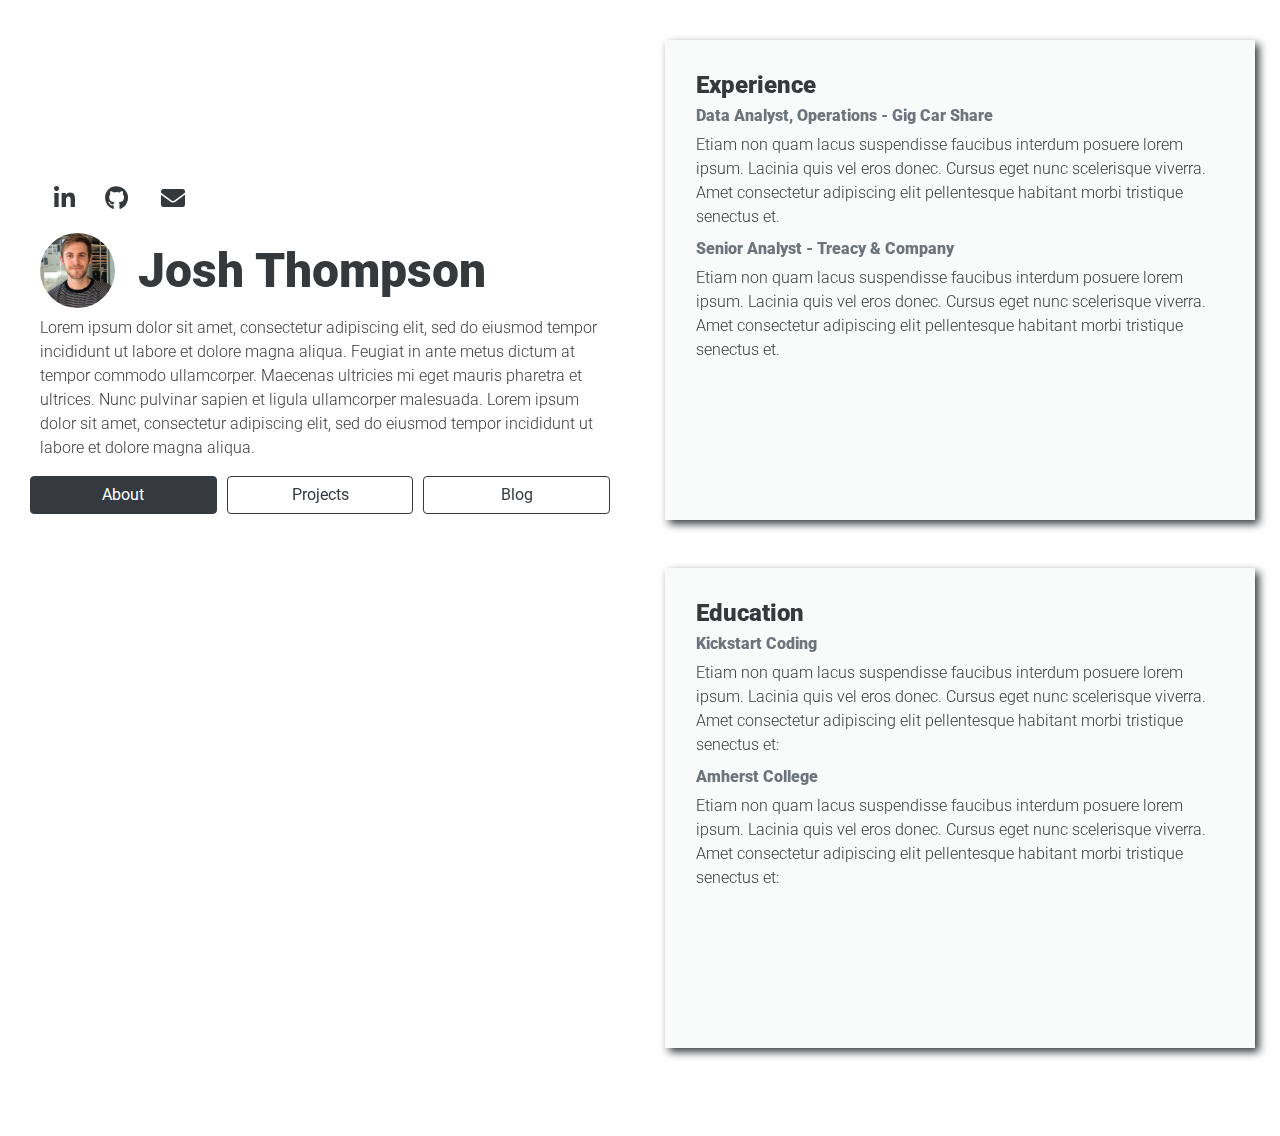
<file: index.html>
<!DOCTYPE html>
<html lang="en">

<head>
    <meta charset="utf-8"/>
    <meta name="viewport" content="width=device-width, initial-scale=1"/>

    <title>
        Josh Thompson
    </title>

    <!-- bootstrap CSS -->
    <link rel="stylesheet" href="https://stackpath.bootstrapcdn.com/bootstrap/4.3.1/css/bootstrap.min.css" integrity="sha384-ggOyR0iXCbMQv3Xipma34MD+dH/1fQ784/j6cY/iJTQUOhcWr7x9JvoRxT2MZw1T" crossorigin="anonymous">

    <!-- fonts -->
    <link href="https://fonts.googleapis.com/css?family=Roboto:300,900&display=swap" rel="stylesheet">
    <link href="fonts/fontawesome-free/css/all.min.css" rel="stylesheet">

    <!-- custom css -->
    <link href="./about.css" rel="stylesheet">

</head> 

<body>
    <div class="container-fluid">
        <div class="row">
            <!-- added align-self-center or my-auto -->
            <div class="left-block col-md-6"> 
                <div class="row">
                    <div class="col">
                        <div class="icons">
                            <a href="https://www.linkedin.com/in/joshuapthompson/" target="_blank">
                                <i class="fab fa-linkedin-in"></i>
                            </a>
                            <a href="https://github.com/josh-p-thompson" target="_blank">
                                <i class="fab fa-github"></i>
                            </a>
                            <a href="mailto:jpthompson93@gmail.com" target="_blank">
                                <i class="fas fa-envelope"></i>
                            </a>
                        </div>
                    </div>
                </div>
                <div class="row">
                    <div class="col-2 align-self-center">
                        <img class="headshot img-profile rounded-circle mx-auto mb-2" src="./images/headshot.jpeg" >
                    </div>
                    <div class="col align-self-center">     
                        <h1 class='name-title'>
                            Josh Thompson
                        </h1>
                    </div>
                </div>
                <div class='row'>
                    <div class='col'>
                        <p>
                            Lorem ipsum dolor sit amet, consectetur adipiscing elit, sed do eiusmod tempor incididunt ut labore et dolore magna aliqua. Feugiat in ante metus dictum at tempor commodo ullamcorper. Maecenas ultricies mi eget mauris pharetra et ultrices. Nunc pulvinar sapien et ligula ullamcorper malesuada. Lorem ipsum dolor sit amet, consectetur adipiscing elit, sed do eiusmod tempor incididunt ut labore et dolore magna aliqua.
                        </p>                        
                    </div>
                </div>
                <div class="row">
                    <div class="padding-0 col">
                        <a role="button" class="btn btn-outline-dark active btn-block" href="#" aria-pressed="true">About</a>
                    </div>
                    <div class="padding-0 col">
                        <a role="button" class="btn btn-outline-dark btn-block" href="./projects.html">Projects</a>
                    </div>
                    <div class="padding-0 col">
                        <a role="button" class="btn btn-outline-dark btn-block" href="./blog.html">Blog</a>
                    </div>
                </div>
            </div>
            <!-- added offset offset-md-6-->
            <div class="right-block col-md-6 offset-md-6">
                <div class="row">
                    <div class="about-card card">
                        <h4 class="card-title">
                            Experience
                        </h4>
                        <h6 class="card-subtitle mb-2 text-muted">
                            Data Analyst, Operations - Gig Car Share
                        </h6>
                        <p>
                            Etiam non quam lacus suspendisse faucibus interdum posuere lorem ipsum. Lacinia quis vel eros donec. Cursus eget nunc scelerisque viverra. Amet consectetur adipiscing elit pellentesque habitant morbi tristique senectus et.
                        </p>
                        <h6 class="card-subtitle mb-2 text-muted">
                            Senior Analyst - Treacy & Company
                        </h6>
                        <p>
                            Etiam non quam lacus suspendisse faucibus interdum posuere lorem ipsum. Lacinia quis vel eros donec. Cursus eget nunc scelerisque viverra. Amet consectetur adipiscing elit pellentesque habitant morbi tristique senectus et.
                        </p>
                    </div>
                </div>
                <div class="row">
                    <div class="about-card card">
                        <h4 class="card-title">
                            Education
                        </h4>
                        <h6 class="card-subtitle mb-2 text-muted">
                            Kickstart Coding
                        </h6>
                        <p>
                            Etiam non quam lacus suspendisse faucibus interdum posuere lorem ipsum. Lacinia quis vel eros donec. Cursus eget nunc scelerisque viverra. Amet consectetur adipiscing elit pellentesque habitant morbi tristique senectus et: 
                        </p>
                        <h6 class="card-subtitle mb-2 text-muted">
                                Amherst College
                            </h6>
                        <p>
                            Etiam non quam lacus suspendisse faucibus interdum posuere lorem ipsum. Lacinia quis vel eros donec. Cursus eget nunc scelerisque viverra. Amet consectetur adipiscing elit pellentesque habitant morbi tristique senectus et: 
                        </p>

                    </div>
                </div>
                
            </div>
        </div>
    </div> 

    <!-- Optional JavaScript -->
    <!-- jQuery first, then Popper.js, then Bootstrap JS -->
    <script src="https://code.jquery.com/jquery-3.3.1.slim.min.js" integrity="sha384-q8i/X+965DzO0rT7abK41JStQIAqVgRVzpbzo5smXKp4YfRvH+8abtTE1Pi6jizo" crossorigin="anonymous"></script>
    <script src="https://cdnjs.cloudflare.com/ajax/libs/popper.js/1.14.7/umd/popper.min.js" integrity="sha384-UO2eT0CpHqdSJQ6hJty5KVphtPhzWj9WO1clHTMGa3JDZwrnQq4sF86dIHNDz0W1" crossorigin="anonymous"></script>
    <script src="https://stackpath.bootstrapcdn.com/bootstrap/4.3.1/js/bootstrap.min.js" integrity="sha384-JjSmVgyd0p3pXB1rRibZUAYoIIy6OrQ6VrjIEaFf/nJGzIxFDsf4x0xIM+B07jRM" crossorigin="anonymous"></script>
</body>
</html>
</file>
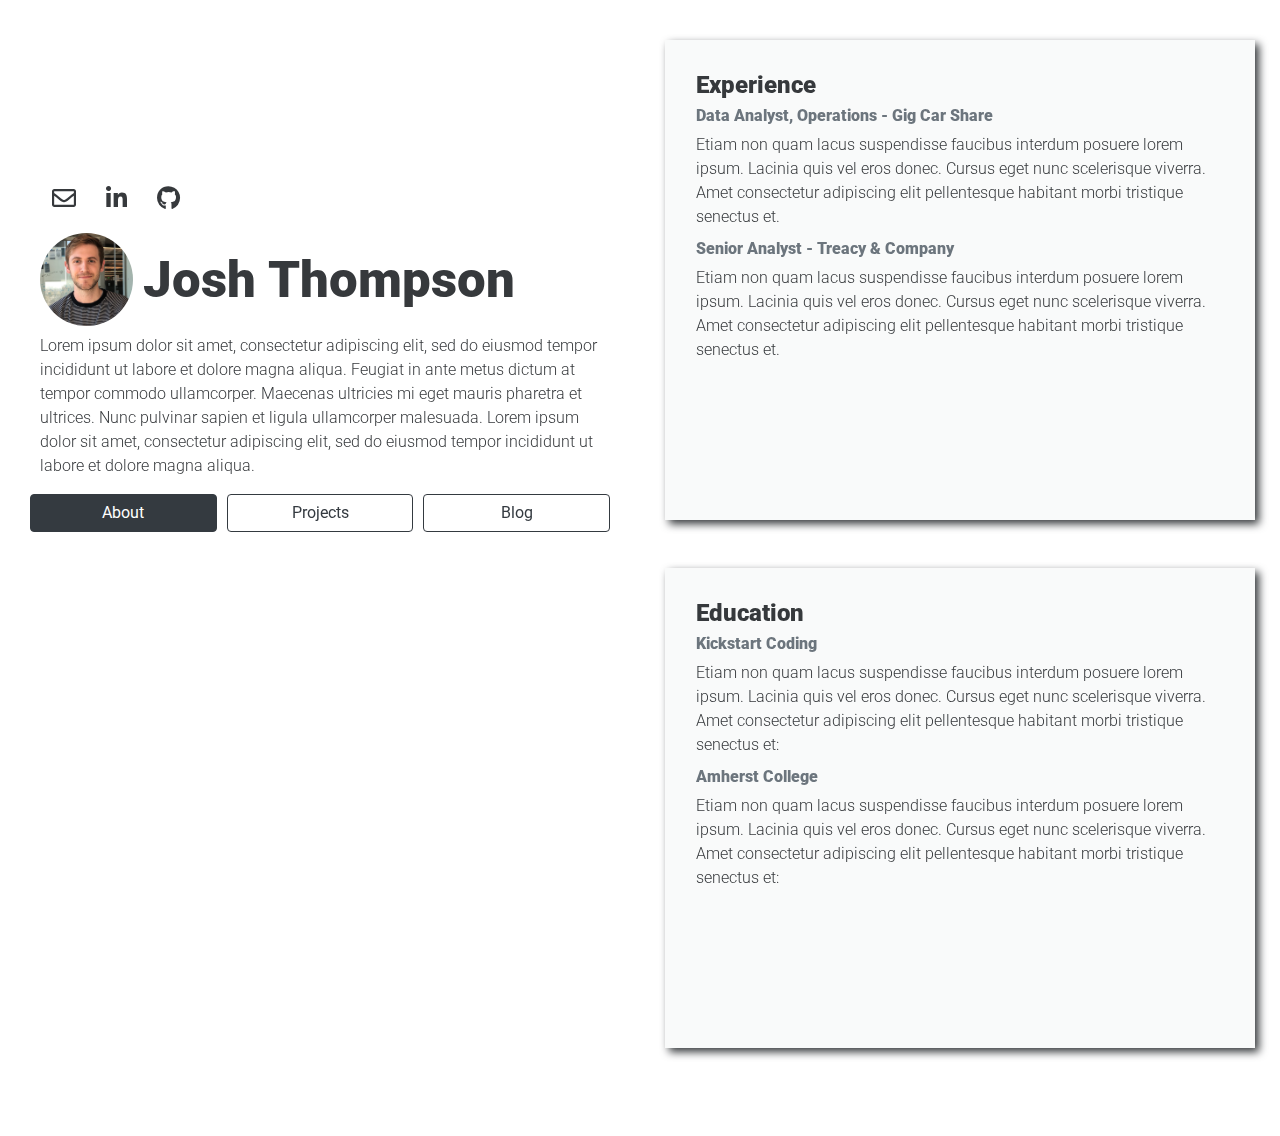
<file: docs/index.html>
<!DOCTYPE html>
<html lang="en">

<head>
    <meta charset="utf-8"/>
    <meta name="viewport" content="width=device-width, initial-scale=1"/>

    <title>
        Josh Thompson - About Me
    </title>

    <!-- bootstrap CSS -->
    <link rel="stylesheet" href="https://stackpath.bootstrapcdn.com/bootstrap/4.3.1/css/bootstrap.min.css" integrity="sha384-ggOyR0iXCbMQv3Xipma34MD+dH/1fQ784/j6cY/iJTQUOhcWr7x9JvoRxT2MZw1T" crossorigin="anonymous">

    <!-- fonts -->
    <link href="https://fonts.googleapis.com/css?family=Roboto:300,900&display=swap" rel="stylesheet">
    <link href="./fonts/fontawesome-free/css/all.min.css" rel="stylesheet">

    <!-- custom css -->
    <link href="./css/about.css" rel="stylesheet">

</head> 

<body>
    <div class="container-fluid">
        <div class="row">
            <!-- added align-self-center or my-auto -->
            <div class="left-block col-lg-6"> 
                <div class="row">
                    <div class="col">
                        <div class="icons">
                            <a href="mailto:hire.me.josh.p.thompson@gmail.com" target="_blank">
                                <i class="far fa-envelope"></i>
                            </a>
                            <a href="https://www.linkedin.com/in/joshuapthompson/" target="_blank">
                                <i class="fab fa-linkedin-in"></i>
                            </a>
                            <a href="https://github.com/josh-p-thompson" target="_blank">
                                <i class="fab fa-github"></i>
                            </a>
                        </div>
                    </div>
                </div>
                <div class="row no-gutters">
                    <div class="col-2 align-self-center">
                        <img class="headshot img-fluid rounded-circle mx-auto mb-2" src="./images/headshot.jpeg" >
                    </div>
                    <div class="col align-self-center">     
                        <h1 class='name-title'>
                            Josh Thompson
                        </h1>
                    </div>
                </div>
                <div class='row'>
                    <div class='col'>
                        <p>
                            Lorem ipsum dolor sit amet, consectetur adipiscing elit, sed do eiusmod tempor incididunt ut labore et dolore magna aliqua. Feugiat in ante metus dictum at tempor commodo ullamcorper. Maecenas ultricies mi eget mauris pharetra et ultrices. Nunc pulvinar sapien et ligula ullamcorper malesuada. Lorem ipsum dolor sit amet, consectetur adipiscing elit, sed do eiusmod tempor incididunt ut labore et dolore magna aliqua.
                        </p>                        
                    </div>
                </div>
                <div class="row">
                    <div class="button-padding col">
                        <a role="button" class="btn btn-outline-dark active btn-block" href="./index.html" >About</a>
                    </div>
                    <div class="button-padding col">
                        <a role="button" class="btn btn-outline-dark None btn-block" href="./projects.html" >Projects</a>
                    </div>
                    <div class="button-padding col">
                        <a role="button" class="btn btn-outline-dark None btn-block" href="./blog.html">Blog</a>
                    </div>
                </div>
            </div>
            <!-- added offset offset-md-6-->
            <div class="right-block col-lg-6 offset-lg-6">
                                <div class="row">
                    <div class="about-card card w-100">
                        <h4 class="card-title">
                            Experience
                        </h4>
                        <h6 class="card-subtitle mb-2 text-muted">
                            Data Analyst, Operations - Gig Car Share
                        </h6>
                        <p>
                            Etiam non quam lacus suspendisse faucibus interdum posuere lorem ipsum. Lacinia quis vel eros donec. Cursus eget nunc scelerisque viverra. Amet consectetur adipiscing elit pellentesque habitant morbi tristique senectus et.
                        </p>
                        <h6 class="card-subtitle mb-2 text-muted">
                            Senior Analyst - Treacy & Company
                        </h6>
                        <p>
                            Etiam non quam lacus suspendisse faucibus interdum posuere lorem ipsum. Lacinia quis vel eros donec. Cursus eget nunc scelerisque viverra. Amet consectetur adipiscing elit pellentesque habitant morbi tristique senectus et.
                        </p>
                    </div>
                </div>
                <div class="row">
                    <div class="about-card card w-100">
                        <h4 class="card-title">
                            Education
                        </h4>
                        <h6 class="card-subtitle mb-2 text-muted">
                            Kickstart Coding
                        </h6>
                        <p>
                            Etiam non quam lacus suspendisse faucibus interdum posuere lorem ipsum. Lacinia quis vel eros donec. Cursus eget nunc scelerisque viverra. Amet consectetur adipiscing elit pellentesque habitant morbi tristique senectus et: 
                        </p>
                        <h6 class="card-subtitle mb-2 text-muted">
                                Amherst College
                            </h6>
                        <p>
                            Etiam non quam lacus suspendisse faucibus interdum posuere lorem ipsum. Lacinia quis vel eros donec. Cursus eget nunc scelerisque viverra. Amet consectetur adipiscing elit pellentesque habitant morbi tristique senectus et: 
                        </p>

                    </div>
                </div>

            </div>
        </div>
    </div>
    <!-- Optional JavaScript -->
    <!-- jQuery first, then Popper.js, then Bootstrap JS -->
    <script src="https://code.jquery.com/jquery-3.3.1.slim.min.js" integrity="sha384-q8i/X+965DzO0rT7abK41JStQIAqVgRVzpbzo5smXKp4YfRvH+8abtTE1Pi6jizo" crossorigin="anonymous"></script>
    <script src="https://cdnjs.cloudflare.com/ajax/libs/popper.js/1.14.7/umd/popper.min.js" integrity="sha384-UO2eT0CpHqdSJQ6hJty5KVphtPhzWj9WO1clHTMGa3JDZwrnQq4sF86dIHNDz0W1" crossorigin="anonymous"></script>
    <script src="https://stackpath.bootstrapcdn.com/bootstrap/4.3.1/js/bootstrap.min.js" integrity="sha384-JjSmVgyd0p3pXB1rRibZUAYoIIy6OrQ6VrjIEaFf/nJGzIxFDsf4x0xIM+B07jRM" crossorigin="anonymous"></script>
</body>
</html>
</file>
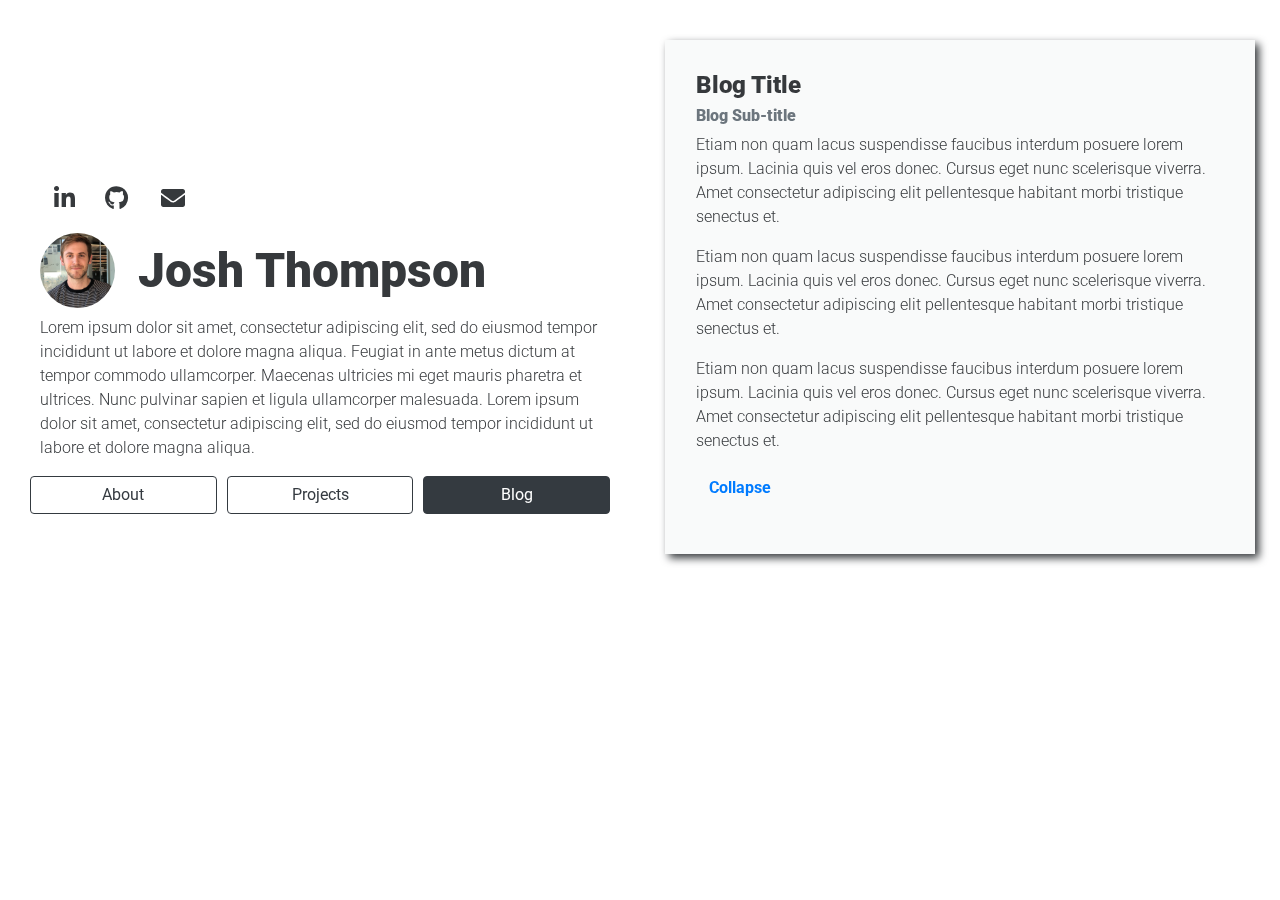
<file: blog.html>
<!-- flex box to vertically align to center; CSS tricks blog; keep position the same; but vh-100 -->


<!DOCTYPE html>
<html lang="en">

<head>
    <meta charset="utf-8"/>
    <meta name="viewport" content="width=device-width, initial-scale=1"/>

    <title>
        Josh Thompson
    </title>

    <!-- bootstrap CSS -->
    <link rel="stylesheet" href="https://stackpath.bootstrapcdn.com/bootstrap/4.3.1/css/bootstrap.min.css" integrity="sha384-ggOyR0iXCbMQv3Xipma34MD+dH/1fQ784/j6cY/iJTQUOhcWr7x9JvoRxT2MZw1T" crossorigin="anonymous">

    <!-- fonts -->
    <link href="https://fonts.googleapis.com/css?family=Roboto:300,900&display=swap" rel="stylesheet">
    <link href="fonts/fontawesome-free/css/all.min.css" rel="stylesheet">

    <!-- custom css -->
    <link href="./about.css" rel="stylesheet">

</head> 

<body>
    <div class="container-fluid">
        <div class="row">
            <!-- added align-self-center or my-auto -->
            <div class="left-block col-md-6"> 
                <div class="row">
                    <div class="col">
                        <div class="icons">
                            <a href="https://www.linkedin.com/in/joshuapthompson/" target="_blank">
                                <i class="fab fa-linkedin-in"></i>
                            </a>
                            <a href="https://github.com/josh-p-thompson" target="_blank">
                                <i class="fab fa-github"></i>
                            </a>
                            <a href="mailto:jpthompson93@gmail.com" target="_blank">
                                <i class="fas fa-envelope"></i>
                            </a>
                        </div>
                    </div>
                </div>
                <div class="row">
                    <div class="col-2 align-self-center">
                        <img class="headshot img-profile rounded-circle mx-auto mb-2" src="./images/headshot.jpeg" >
                    </div>
                    <div class="col align-self-center">     
                        <h1 class='name-title'>
                            Josh Thompson
                        </h1>
                    </div>
                </div>
                <div class='row'>
                    <div class='col'>
                        <p>
                            Lorem ipsum dolor sit amet, consectetur adipiscing elit, sed do eiusmod tempor incididunt ut labore et dolore magna aliqua. Feugiat in ante metus dictum at tempor commodo ullamcorper. Maecenas ultricies mi eget mauris pharetra et ultrices. Nunc pulvinar sapien et ligula ullamcorper malesuada. Lorem ipsum dolor sit amet, consectetur adipiscing elit, sed do eiusmod tempor incididunt ut labore et dolore magna aliqua.
                        </p>                        
                    </div>
                </div>
                <div class="row">
                    <div class="padding-0 col">
                        <a role="button" class="btn btn-outline-dark btn-block" href="./index.html" >About</a>
                    </div>
                    <div class="padding-0 col">
                        <a role="button" class="btn btn-outline-dark btn-block" href="./projects.html" >Projects</a>
                    </div>
                    <div class="padding-0 col">
                        <a role="button" class="btn btn-outline-dark active btn-block" href="#" aria-pressed="true" >Blog</a>
                    </div>
                </div>
            </div>
            <!-- added offset offset-md-6-->
            <div class="right-block col-md-6 offset-md-6">
                <div class="row">
                    <div class="blog-card card">
                        <h4 class="card-title">
                            Blog Title
                        </h4>
                        <h6 class="card-subtitle mb-2 text-muted">
                            Blog Sub-title
                        </h6>
                        <p>
                            Etiam non quam lacus suspendisse faucibus interdum posuere lorem ipsum. Lacinia quis vel eros donec. Cursus eget nunc scelerisque viverra. Amet consectetur adipiscing elit pellentesque habitant morbi tristique senectus et.
                        </p>
                        <p>
                            Etiam non quam lacus suspendisse faucibus interdum posuere lorem ipsum. Lacinia quis vel eros donec. Cursus eget nunc scelerisque viverra. Amet consectetur adipiscing elit pellentesque habitant morbi tristique senectus et.
                        </p>
                        <p>
                            Etiam non quam lacus suspendisse faucibus interdum posuere lorem ipsum. Lacinia quis vel eros donec. Cursus eget nunc scelerisque viverra. Amet consectetur adipiscing elit pellentesque habitant morbi tristique senectus et.
                        </p>
                        <div class="collapse" id="collapseExample">
                            <p class="collapsed-content">
                                Anim pariatur cliche reprehenderit, enim eiusmod high life accusamus terry richardson ad squid. Nihil anim keffiyeh helvetica, craft beer labore wes anderson cred nesciunt sapiente ea proident.
                            </p>
                            <p class="collapsed-content">
                                Anim pariatur cliche reprehenderit, enim eiusmod high life accusamus terry richardson ad squid. Nihil anim keffiyeh helvetica, craft beer labore wes anderson cred nesciunt sapiente ea proident.
                            </p>
                            <p class="collapsed-content">
                                Anim pariatur cliche reprehenderit, enim eiusmod high life accusamus terry richardson ad squid. Nihil anim keffiyeh helvetica, craft beer labore wes anderson cred nesciunt sapiente ea proident.
                            </p>
                            <p class="collapsed-content">
                                Anim pariatur cliche reprehenderit, enim eiusmod high life accusamus terry richardson ad squid. Nihil anim keffiyeh helvetica, craft beer labore wes anderson cred nesciunt sapiente ea proident.
                            </p>
                            <p class="collapsed-content">
                                Anim pariatur cliche reprehenderit, enim eiusmod high life accusamus terry richardson ad squid. Nihil anim keffiyeh helvetica, craft beer labore wes anderson cred nesciunt sapiente ea proident.
                            </p>
                        </div>
                        <p class='keep-reading-btn'>
                            <button class="btn btn-link" type="button" data-toggle="collapse" data-target="#collapseExample" aria-expanded="False" aria-controls="collapseExample">
                                <span>Keep Reading</span><b>Collapse</b>
                            </button>
                        </p>
                    </div>
                </div>
            </div>
        </div>
    </div> 

    <!-- Optional JavaScript -->
    <!-- jQuery first, then Popper.js, then Bootstrap JS -->
    <script src="https://code.jquery.com/jquery-3.3.1.slim.min.js" integrity="sha384-q8i/X+965DzO0rT7abK41JStQIAqVgRVzpbzo5smXKp4YfRvH+8abtTE1Pi6jizo" crossorigin="anonymous"></script>
    <script src="https://cdnjs.cloudflare.com/ajax/libs/popper.js/1.14.7/umd/popper.min.js" integrity="sha384-UO2eT0CpHqdSJQ6hJty5KVphtPhzWj9WO1clHTMGa3JDZwrnQq4sF86dIHNDz0W1" crossorigin="anonymous"></script>
    <script src="https://stackpath.bootstrapcdn.com/bootstrap/4.3.1/js/bootstrap.min.js" integrity="sha384-JjSmVgyd0p3pXB1rRibZUAYoIIy6OrQ6VrjIEaFf/nJGzIxFDsf4x0xIM+B07jRM" crossorigin="anonymous"></script>
</body>
</html>
</file>
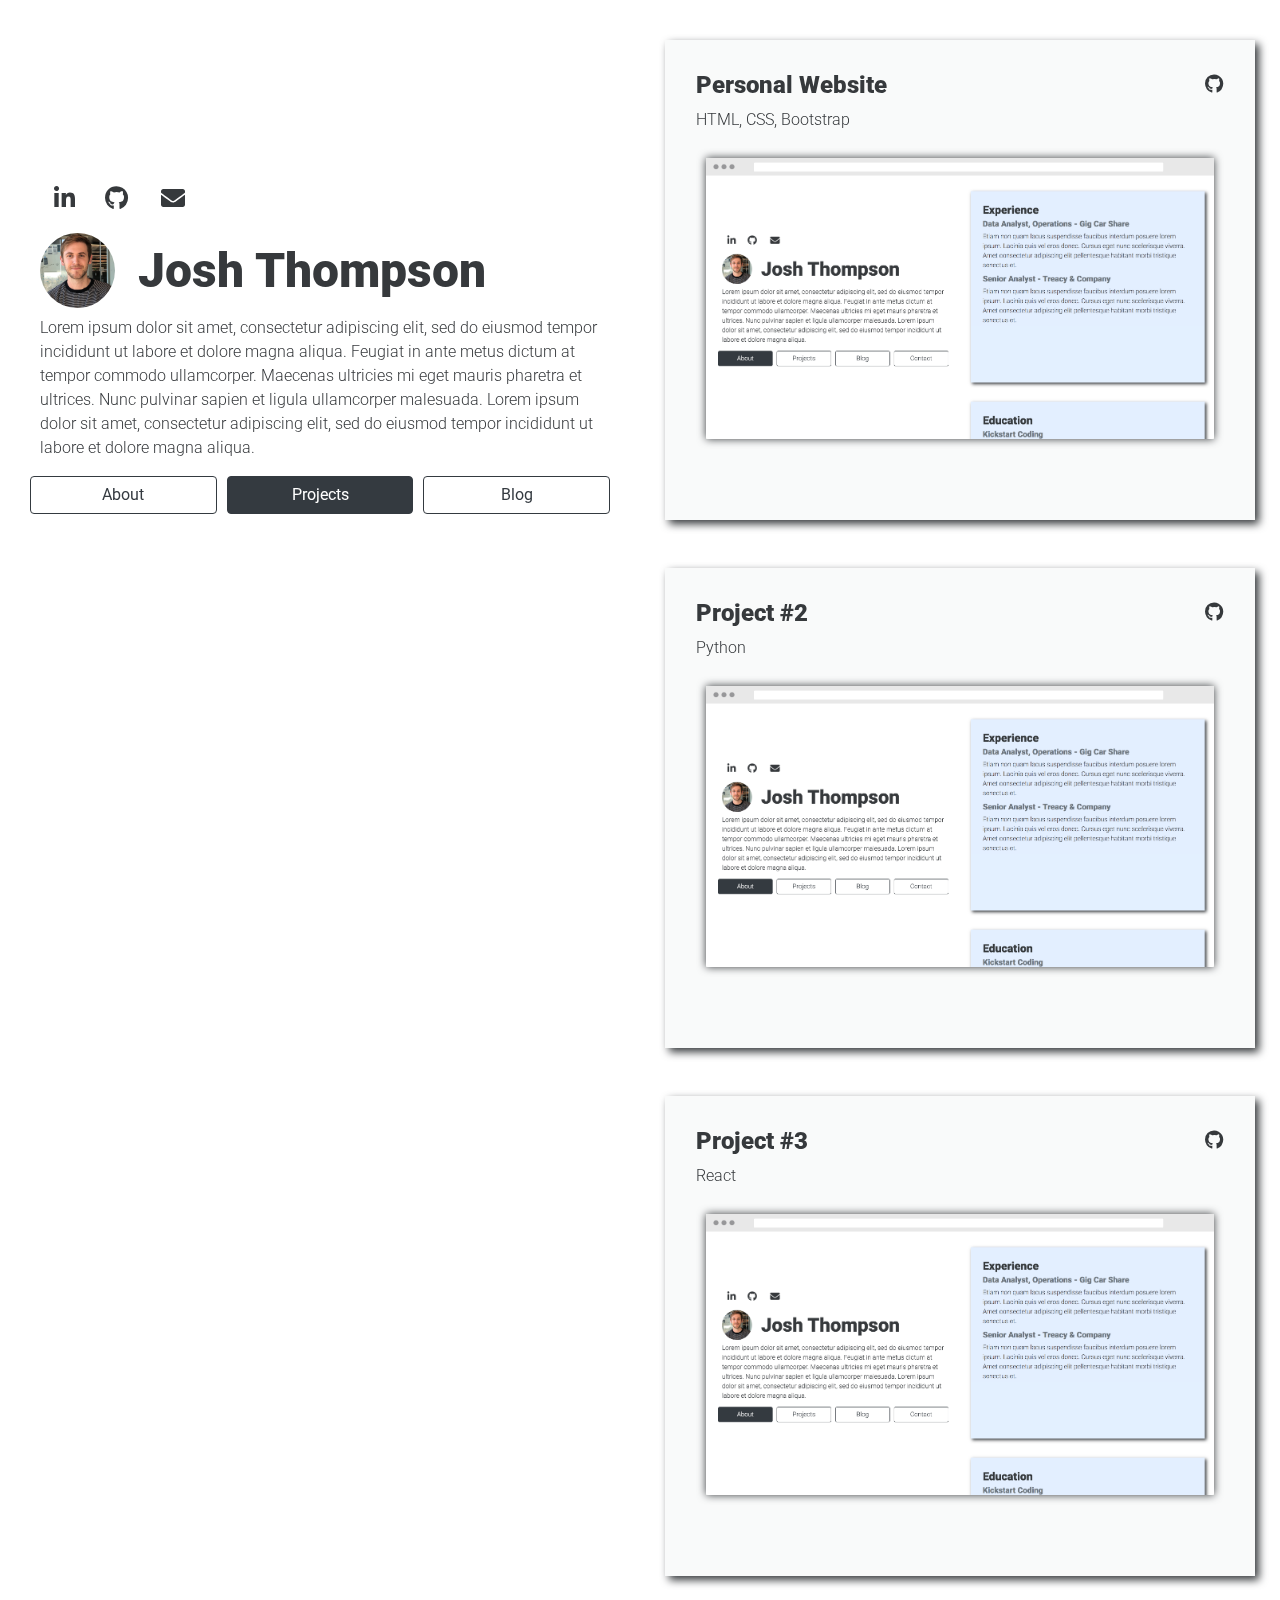
<file: projects.html>
<!-- flex box to vertically align to center; CSS tricks blog; keep position the same; but vh-100 -->


<!DOCTYPE html>
<html lang="en">

<head>
    <meta charset="utf-8"/>
    <meta name="viewport" content="width=device-width, initial-scale=1"/>

    <title>
        Josh Thompson
    </title>

    <!-- bootstrap CSS -->
    <link rel="stylesheet" href="https://stackpath.bootstrapcdn.com/bootstrap/4.3.1/css/bootstrap.min.css" integrity="sha384-ggOyR0iXCbMQv3Xipma34MD+dH/1fQ784/j6cY/iJTQUOhcWr7x9JvoRxT2MZw1T" crossorigin="anonymous">

    <!-- fonts -->
    <link href="https://fonts.googleapis.com/css?family=Roboto:300,900&display=swap" rel="stylesheet">
    <link href="fonts/fontawesome-free/css/all.min.css" rel="stylesheet">

    <!-- custom css -->
    <link href="./about.css" rel="stylesheet">

</head> 

<body>
    <div class="container-fluid">
        <div class="row">
            <!-- added align-self-center or my-auto -->
            <div class="left-block col-md-6"> 
                <div class="row">
                    <div class="col">
                        <div class="icons">
                            <a href="https://www.linkedin.com/in/joshuapthompson/" target="_blank">
                                <i class="fab fa-linkedin-in"></i>
                            </a>
                            <a href="https://github.com/josh-p-thompson" target="_blank">
                                <i class="fab fa-github"></i>
                            </a>
                            <a href="mailto:jpthompson93@gmail.com" target="_blank">
                                <i class="fas fa-envelope"></i>
                            </a>
                        </div>
                    </div>
                </div>
                <div class="row">
                    <div class="col-2 align-self-center">
                        <img class="headshot img-profile rounded-circle mx-auto mb-2" src="./images/headshot.jpeg" >
                    </div>
                    <div class="col align-self-center">     
                        <h1 class='name-title'>
                            Josh Thompson
                        </h1>
                    </div>
                </div>
                <div class='row'>
                    <div class='col'>
                        <p>
                            Lorem ipsum dolor sit amet, consectetur adipiscing elit, sed do eiusmod tempor incididunt ut labore et dolore magna aliqua. Feugiat in ante metus dictum at tempor commodo ullamcorper. Maecenas ultricies mi eget mauris pharetra et ultrices. Nunc pulvinar sapien et ligula ullamcorper malesuada. Lorem ipsum dolor sit amet, consectetur adipiscing elit, sed do eiusmod tempor incididunt ut labore et dolore magna aliqua.
                        </p>                        
                    </div>
                </div>
                <div class="row">
                    <div class="padding-0 col">
                        <a role="button" class="btn btn-outline-dark btn-block" href="./index.html" >About</a>
                    </div>
                    <div class="padding-0 col">
                        <a role="button" class="btn btn-outline-dark active btn-block" href="#" aria-pressed="true" >Projects</a>
                    </div>
                    <div class="padding-0 col">
                        <a role="button" class="btn btn-outline-dark btn-block" href="./blog.html">Blog</a>
                    </div>
                </div>
            </div>
            <!-- added offset offset-md-6-->
            <div class="right-block col-md-6 offset-md-6">
                <div class="row">
                    <div class="project-card card">
                        <div class='row'>
                            <div class='col'>
                                <h4> Personal Website</h4>
                                <p>HTML, CSS, Bootstrap</p> 
                            </div>
                            <div class='git-icon col'>
                                <a href="https://github.com/josh-p-thompson" target="_blank">
                                    <i class="fab fa-github"></i>
                                </a>
                            </div>
                        </div>
                        <div class='row'>
                            <div class='col'>
                                <img class="project1-img card-img-top" src="./images/project1.png" alt="Card image cap">
                            </div>
                        </div>
                    </div>
                </div>
                <div class="row">
                    <div class="project-card card">
                            <div class='row'>
                                <div class='col'>
                                    <h4> Project #2</h4>
                                    <p>Python</p> 
                                </div>
                                <div class='git-icon col'>
                                    <a href="https://github.com/josh-p-thompson" target="_blank">
                                        <i class="fab fa-github"></i>
                                    </a>
                                </div>
                            </div>
                            <div class='row'>
                                <div class='col'>
                                    <img class="project1-img card-img-top" src="./images/project1.png" alt="Card image cap">
                                </div>
                            </div>
                        </div>
                </div>
                <div class="row">
                    <div class="project-card card">
                            <div class='row'>
                                <div class='col'>
                                    <h4> Project #3</h4>
                                    <p>React</p> 
                                </div>
                                <div class='git-icon col'>
                                    <a href="https://github.com/josh-p-thompson" target="_blank">
                                        <i class="fab fa-github"></i>
                                    </a>
                                </div>
                            </div>
                            <div class='row'>
                                <div class='col'>
                                    <img class="project1-img card-img-top" src="./images/project1.png" alt="Card image cap">
                                </div>
                            </div>
                        </div>
                </div>
            </div>
        </div>
    </div> 

    <!-- Optional JavaScript -->
    <!-- jQuery first, then Popper.js, then Bootstrap JS -->
    <script src="https://code.jquery.com/jquery-3.3.1.slim.min.js" integrity="sha384-q8i/X+965DzO0rT7abK41JStQIAqVgRVzpbzo5smXKp4YfRvH+8abtTE1Pi6jizo" crossorigin="anonymous"></script>
    <script src="https://cdnjs.cloudflare.com/ajax/libs/popper.js/1.14.7/umd/popper.min.js" integrity="sha384-UO2eT0CpHqdSJQ6hJty5KVphtPhzWj9WO1clHTMGa3JDZwrnQq4sF86dIHNDz0W1" crossorigin="anonymous"></script>
    <script src="https://stackpath.bootstrapcdn.com/bootstrap/4.3.1/js/bootstrap.min.js" integrity="sha384-JjSmVgyd0p3pXB1rRibZUAYoIIy6OrQ6VrjIEaFf/nJGzIxFDsf4x0xIM+B07jRM" crossorigin="anonymous"></script>
</body>
</html>
</file>
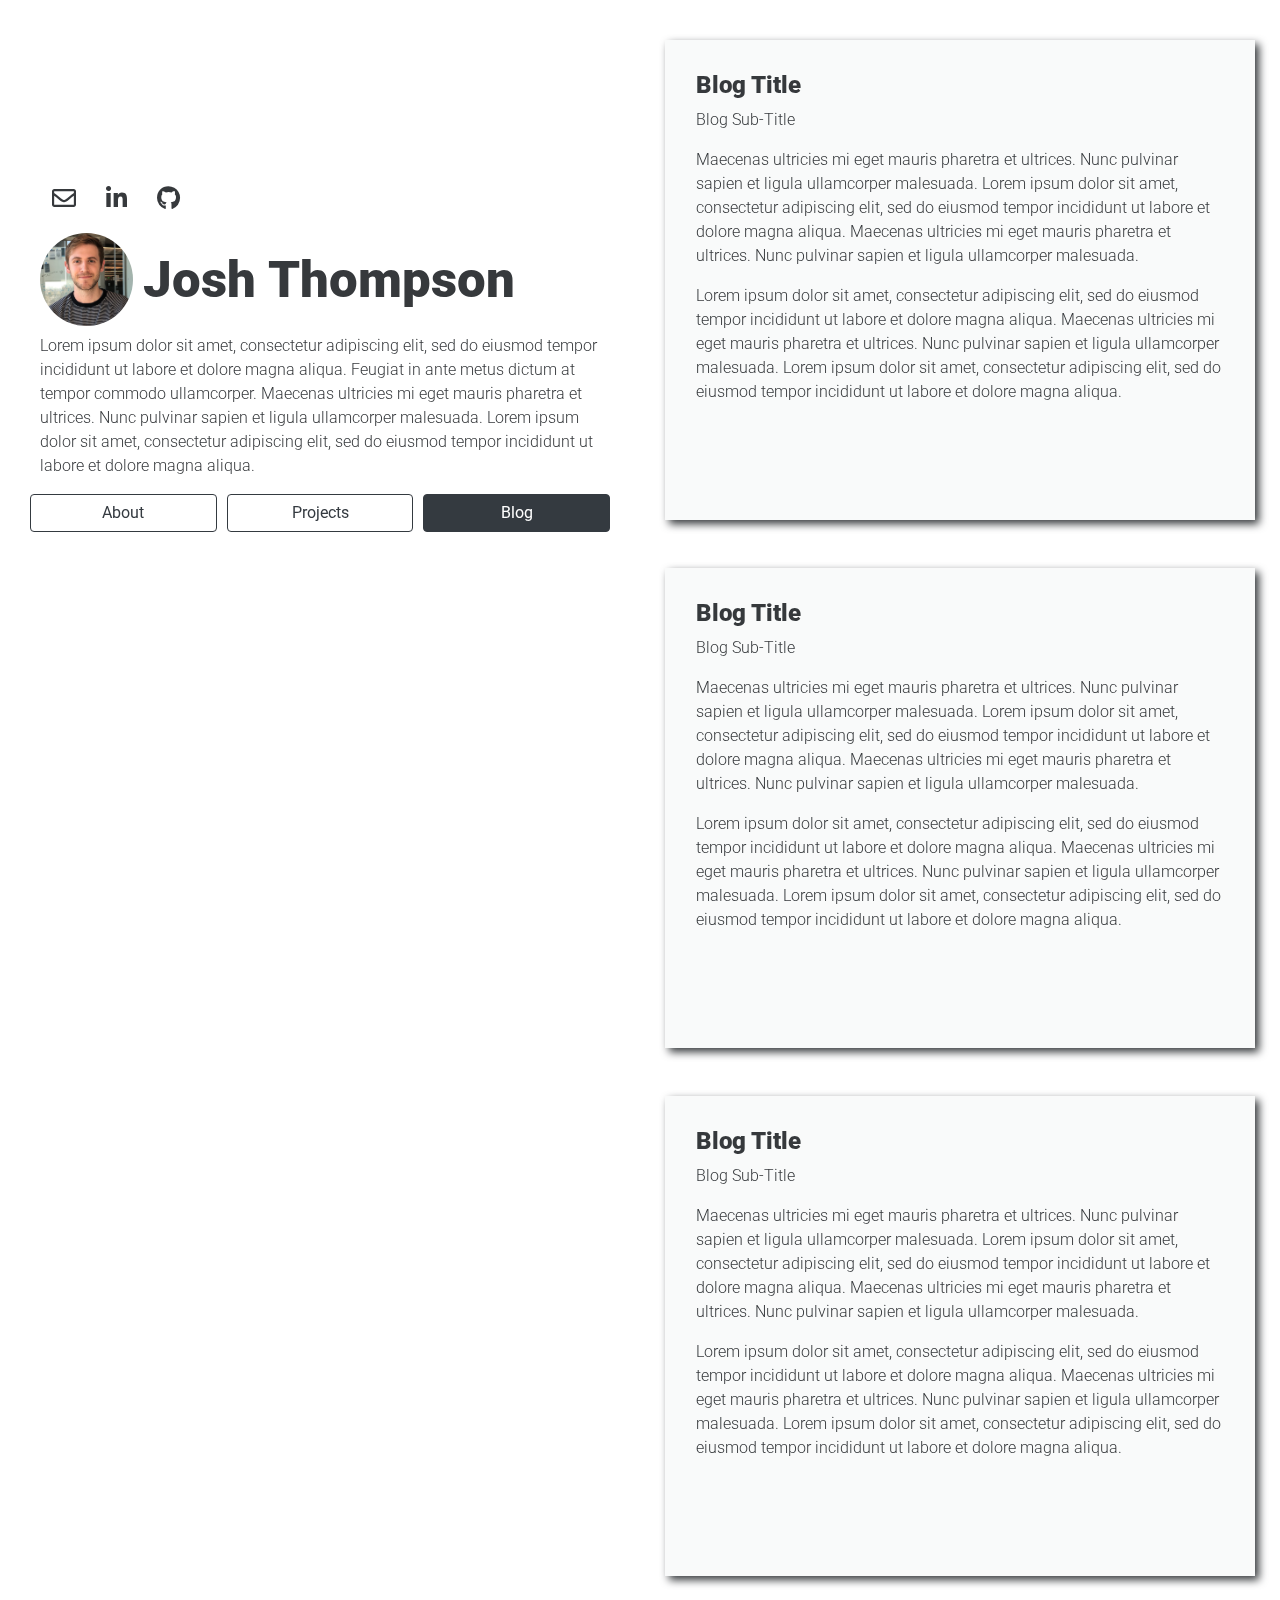
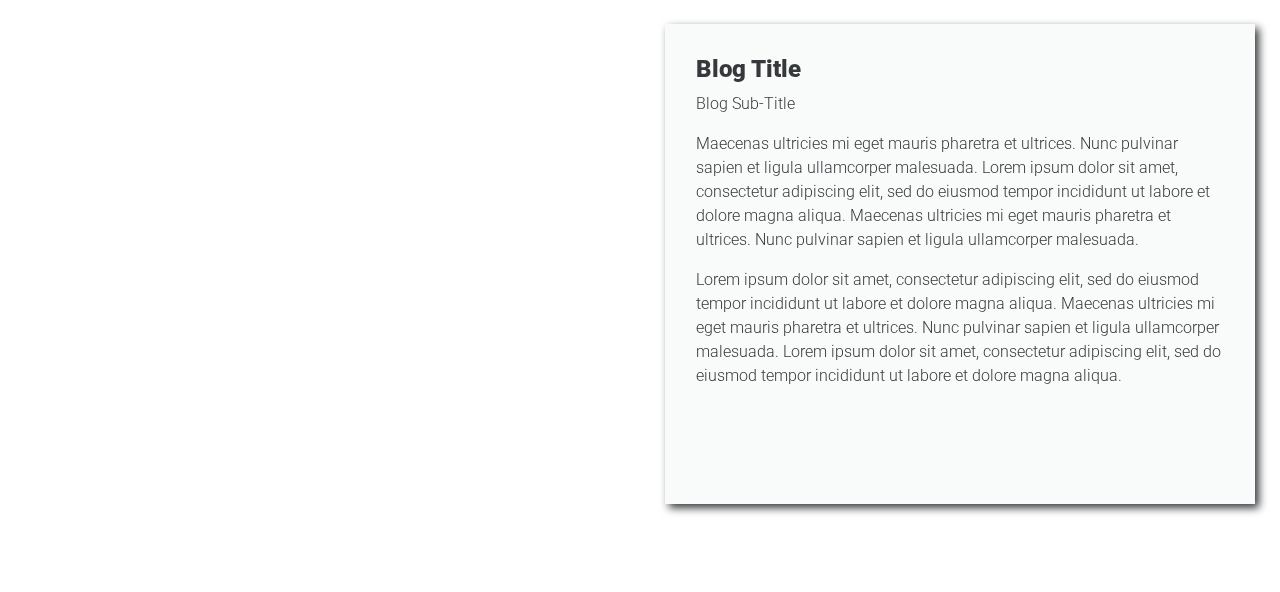
<file: docs/blog.html>
<!DOCTYPE html>
<html lang="en">

<head>
    <meta charset="utf-8"/>
    <meta name="viewport" content="width=device-width, initial-scale=1"/>

    <title>
        Josh Thompson - Blog
    </title>

    <!-- bootstrap CSS -->
    <link rel="stylesheet" href="https://stackpath.bootstrapcdn.com/bootstrap/4.3.1/css/bootstrap.min.css" integrity="sha384-ggOyR0iXCbMQv3Xipma34MD+dH/1fQ784/j6cY/iJTQUOhcWr7x9JvoRxT2MZw1T" crossorigin="anonymous">

    <!-- fonts -->
    <link href="https://fonts.googleapis.com/css?family=Roboto:300,900&display=swap" rel="stylesheet">
    <link href="./fonts/fontawesome-free/css/all.min.css" rel="stylesheet">

    <!-- custom css -->
    <link href="./css/about.css" rel="stylesheet">

</head> 

<body>
    <div class="container-fluid">
        <div class="row">
            <!-- added align-self-center or my-auto -->
            <div class="left-block col-lg-6"> 
                <div class="row">
                    <div class="col">
                        <div class="icons">
                            <a href="mailto:hire.me.josh.p.thompson@gmail.com" target="_blank">
                                <i class="far fa-envelope"></i>
                            </a>
                            <a href="https://www.linkedin.com/in/joshuapthompson/" target="_blank">
                                <i class="fab fa-linkedin-in"></i>
                            </a>
                            <a href="https://github.com/josh-p-thompson" target="_blank">
                                <i class="fab fa-github"></i>
                            </a>
                        </div>
                    </div>
                </div>
                <div class="row no-gutters">
                    <div class="col-2 align-self-center">
                        <img class="headshot img-fluid rounded-circle mx-auto mb-2" src="./images/headshot.jpeg" >
                    </div>
                    <div class="col align-self-center">     
                        <h1 class='name-title'>
                            Josh Thompson
                        </h1>
                    </div>
                </div>
                <div class='row'>
                    <div class='col'>
                        <p>
                            Lorem ipsum dolor sit amet, consectetur adipiscing elit, sed do eiusmod tempor incididunt ut labore et dolore magna aliqua. Feugiat in ante metus dictum at tempor commodo ullamcorper. Maecenas ultricies mi eget mauris pharetra et ultrices. Nunc pulvinar sapien et ligula ullamcorper malesuada. Lorem ipsum dolor sit amet, consectetur adipiscing elit, sed do eiusmod tempor incididunt ut labore et dolore magna aliqua.
                        </p>                        
                    </div>
                </div>
                <div class="row">
                    <div class="button-padding col">
                        <a role="button" class="btn btn-outline-dark None btn-block" href="./index.html" >About</a>
                    </div>
                    <div class="button-padding col">
                        <a role="button" class="btn btn-outline-dark None btn-block" href="./projects.html" >Projects</a>
                    </div>
                    <div class="button-padding col">
                        <a role="button" class="btn btn-outline-dark active btn-block" href="./blog.html">Blog</a>
                    </div>
                </div>
            </div>
            <!-- added offset offset-md-6-->
            <div class="right-block col-lg-6 offset-lg-6">
                                <div class="row">
                        <div class="blog-card card w-100">
                            <div class='row'>
                                <div class='col'>
                                    <a href='#' class="stretched-link"><h4> Blog Title</h4></a>
                                    <p>Blog Sub-Title</p> 
                                </div>
                            </div>
                            <div class='row'>
                                <div class='col'>
                                    <p>
                                        Maecenas ultricies mi eget mauris pharetra et ultrices. Nunc pulvinar sapien et ligula ullamcorper malesuada. Lorem ipsum dolor sit amet, consectetur adipiscing elit, sed do eiusmod tempor incididunt ut labore et dolore magna aliqua. Maecenas ultricies mi eget mauris pharetra et ultrices. Nunc pulvinar sapien et ligula ullamcorper malesuada.
                                    </p>
                                    <p>
                                        Lorem ipsum dolor sit amet, consectetur adipiscing elit, sed do eiusmod tempor incididunt ut labore et dolore magna aliqua. Maecenas ultricies mi eget mauris pharetra et ultrices. Nunc pulvinar sapien et ligula ullamcorper malesuada. Lorem ipsum dolor sit amet, consectetur adipiscing elit, sed do eiusmod tempor incididunt ut labore et dolore magna aliqua.
                                    </p>
                                    <!-- <a href='#' class='stretched-link'></a> -->
                                </div>
                            </div>
                        </div>
                        <div class="blog-card card w-100">
                            <div class='row'>
                                <div class='col'>
                                    <a href='#' class="stretched-link"><h4> Blog Title</h4></a>
                                    <p>Blog Sub-Title</p> 
                                </div>
                            </div>
                            <div class='row'>
                                <div class='col'>
                                    <p>
                                        Maecenas ultricies mi eget mauris pharetra et ultrices. Nunc pulvinar sapien et ligula ullamcorper malesuada. Lorem ipsum dolor sit amet, consectetur adipiscing elit, sed do eiusmod tempor incididunt ut labore et dolore magna aliqua. Maecenas ultricies mi eget mauris pharetra et ultrices. Nunc pulvinar sapien et ligula ullamcorper malesuada.
                                    </p>
                                    <p>
                                        Lorem ipsum dolor sit amet, consectetur adipiscing elit, sed do eiusmod tempor incididunt ut labore et dolore magna aliqua. Maecenas ultricies mi eget mauris pharetra et ultrices. Nunc pulvinar sapien et ligula ullamcorper malesuada. Lorem ipsum dolor sit amet, consectetur adipiscing elit, sed do eiusmod tempor incididunt ut labore et dolore magna aliqua.
                                    </p>
                                    <!-- <a href='#' class='stretched-link'></a> -->
                                </div>
                            </div>
                        </div>
                        <div class="blog-card card w-100">
                            <div class='row'>
                                <div class='col'>
                                    <a href='#' class="stretched-link"><h4> Blog Title</h4></a>
                                    <p>Blog Sub-Title</p> 
                                </div>
                            </div>
                            <div class='row'>
                                <div class='col'>
                                    <p>
                                        Maecenas ultricies mi eget mauris pharetra et ultrices. Nunc pulvinar sapien et ligula ullamcorper malesuada. Lorem ipsum dolor sit amet, consectetur adipiscing elit, sed do eiusmod tempor incididunt ut labore et dolore magna aliqua. Maecenas ultricies mi eget mauris pharetra et ultrices. Nunc pulvinar sapien et ligula ullamcorper malesuada.
                                    </p>
                                    <p>
                                        Lorem ipsum dolor sit amet, consectetur adipiscing elit, sed do eiusmod tempor incididunt ut labore et dolore magna aliqua. Maecenas ultricies mi eget mauris pharetra et ultrices. Nunc pulvinar sapien et ligula ullamcorper malesuada. Lorem ipsum dolor sit amet, consectetur adipiscing elit, sed do eiusmod tempor incididunt ut labore et dolore magna aliqua.
                                    </p>
                                    <!-- <a href='#' class='stretched-link'></a> -->
                                </div>
                            </div>
                        </div>
                        <div class="blog-card card w-100">
                            <div class='row'>
                                <div class='col'>
                                    <a href='#' class="stretched-link"><h4> Blog Title</h4></a>
                                    <p>Blog Sub-Title</p> 
                                </div>
                            </div>
                            <div class='row'>
                                <div class='col'>
                                    <p>
                                        Maecenas ultricies mi eget mauris pharetra et ultrices. Nunc pulvinar sapien et ligula ullamcorper malesuada. Lorem ipsum dolor sit amet, consectetur adipiscing elit, sed do eiusmod tempor incididunt ut labore et dolore magna aliqua. Maecenas ultricies mi eget mauris pharetra et ultrices. Nunc pulvinar sapien et ligula ullamcorper malesuada.
                                    </p>
                                    <p>
                                        Lorem ipsum dolor sit amet, consectetur adipiscing elit, sed do eiusmod tempor incididunt ut labore et dolore magna aliqua. Maecenas ultricies mi eget mauris pharetra et ultrices. Nunc pulvinar sapien et ligula ullamcorper malesuada. Lorem ipsum dolor sit amet, consectetur adipiscing elit, sed do eiusmod tempor incididunt ut labore et dolore magna aliqua.
                                    </p>
                                    <!-- <a href='#' class='stretched-link'></a> -->
                                </div>
                            </div>
                        </div>
    
            </div>
        </div>
    </div>
    <!-- Optional JavaScript -->
    <!-- jQuery first, then Popper.js, then Bootstrap JS -->
    <script src="https://code.jquery.com/jquery-3.3.1.slim.min.js" integrity="sha384-q8i/X+965DzO0rT7abK41JStQIAqVgRVzpbzo5smXKp4YfRvH+8abtTE1Pi6jizo" crossorigin="anonymous"></script>
    <script src="https://cdnjs.cloudflare.com/ajax/libs/popper.js/1.14.7/umd/popper.min.js" integrity="sha384-UO2eT0CpHqdSJQ6hJty5KVphtPhzWj9WO1clHTMGa3JDZwrnQq4sF86dIHNDz0W1" crossorigin="anonymous"></script>
    <script src="https://stackpath.bootstrapcdn.com/bootstrap/4.3.1/js/bootstrap.min.js" integrity="sha384-JjSmVgyd0p3pXB1rRibZUAYoIIy6OrQ6VrjIEaFf/nJGzIxFDsf4x0xIM+B07jRM" crossorigin="anonymous"></script>
</body>
</html>
</file>
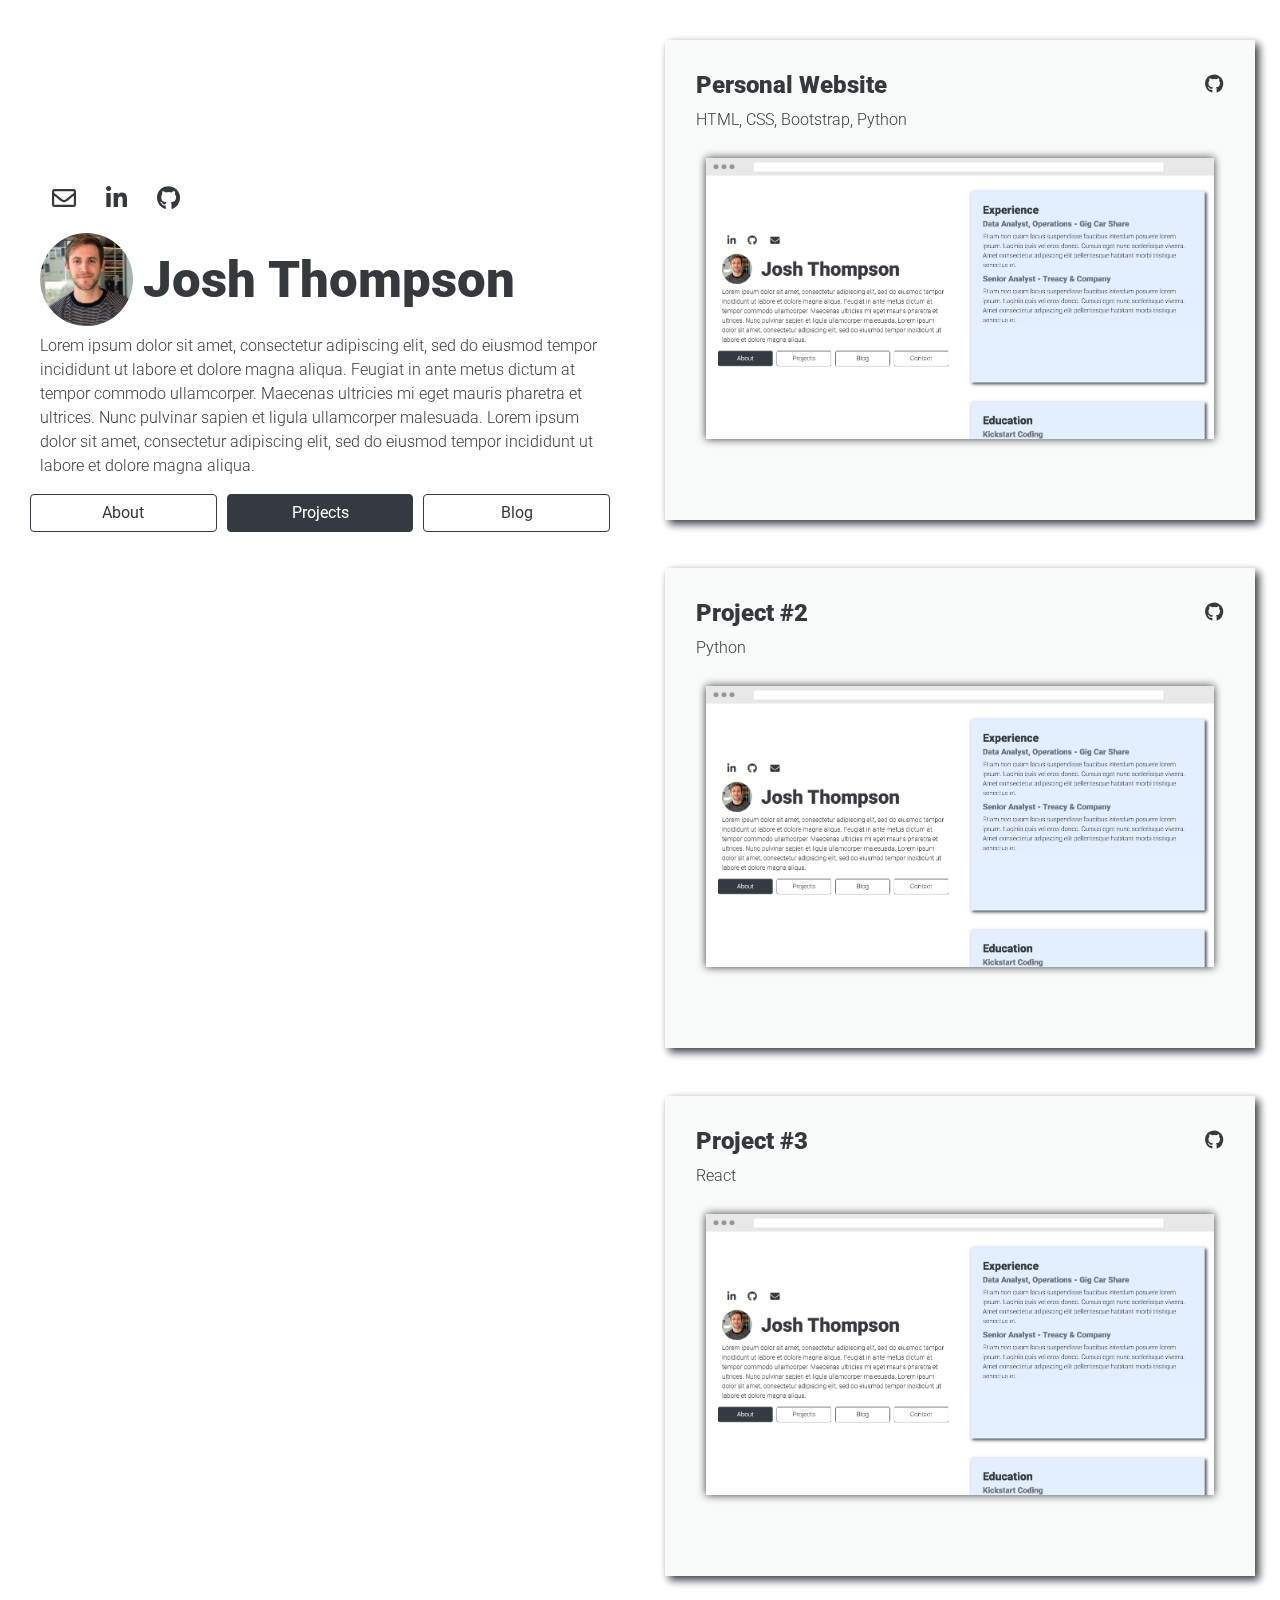
<file: docs/projects.html>
<!DOCTYPE html>
<html lang="en">

<head>
    <meta charset="utf-8"/>
    <meta name="viewport" content="width=device-width, initial-scale=1"/>

    <title>
        Josh Thompson - Projects
    </title>

    <!-- bootstrap CSS -->
    <link rel="stylesheet" href="https://stackpath.bootstrapcdn.com/bootstrap/4.3.1/css/bootstrap.min.css" integrity="sha384-ggOyR0iXCbMQv3Xipma34MD+dH/1fQ784/j6cY/iJTQUOhcWr7x9JvoRxT2MZw1T" crossorigin="anonymous">

    <!-- fonts -->
    <link href="https://fonts.googleapis.com/css?family=Roboto:300,900&display=swap" rel="stylesheet">
    <link href="./fonts/fontawesome-free/css/all.min.css" rel="stylesheet">

    <!-- custom css -->
    <link href="./css/about.css" rel="stylesheet">

</head> 

<body>
    <div class="container-fluid">
        <div class="row">
            <!-- added align-self-center or my-auto -->
            <div class="left-block col-lg-6"> 
                <div class="row">
                    <div class="col">
                        <div class="icons">
                            <a href="mailto:hire.me.josh.p.thompson@gmail.com" target="_blank">
                                <i class="far fa-envelope"></i>
                            </a>
                            <a href="https://www.linkedin.com/in/joshuapthompson/" target="_blank">
                                <i class="fab fa-linkedin-in"></i>
                            </a>
                            <a href="https://github.com/josh-p-thompson" target="_blank">
                                <i class="fab fa-github"></i>
                            </a>
                        </div>
                    </div>
                </div>
                <div class="row no-gutters">
                    <div class="col-2 align-self-center">
                        <img class="headshot img-fluid rounded-circle mx-auto mb-2" src="./images/headshot.jpeg" >
                    </div>
                    <div class="col align-self-center">     
                        <h1 class='name-title'>
                            Josh Thompson
                        </h1>
                    </div>
                </div>
                <div class='row'>
                    <div class='col'>
                        <p>
                            Lorem ipsum dolor sit amet, consectetur adipiscing elit, sed do eiusmod tempor incididunt ut labore et dolore magna aliqua. Feugiat in ante metus dictum at tempor commodo ullamcorper. Maecenas ultricies mi eget mauris pharetra et ultrices. Nunc pulvinar sapien et ligula ullamcorper malesuada. Lorem ipsum dolor sit amet, consectetur adipiscing elit, sed do eiusmod tempor incididunt ut labore et dolore magna aliqua.
                        </p>                        
                    </div>
                </div>
                <div class="row">
                    <div class="button-padding col">
                        <a role="button" class="btn btn-outline-dark None btn-block" href="./index.html" >About</a>
                    </div>
                    <div class="button-padding col">
                        <a role="button" class="btn btn-outline-dark active btn-block" href="./projects.html" >Projects</a>
                    </div>
                    <div class="button-padding col">
                        <a role="button" class="btn btn-outline-dark None btn-block" href="./blog.html">Blog</a>
                    </div>
                </div>
            </div>
            <!-- added offset offset-md-6-->
            <div class="right-block col-lg-6 offset-lg-6">
                                <div class="row">
                    <div class="project-card card w-100">
                        <div class='row'>
                            <div class='col-9'>
                                <h4> Personal Website</h4>
                                <p>HTML, CSS, Bootstrap, Python</p> 
                            </div>
                            <div class='git-icon col'>
                                <a href="https://github.com/josh-p-thompson/about-me" target="_blank">
                                    <i class="fab fa-github"></i>
                                </a>
                            </div>
                        </div>
                        <div class='row'>
                            <div class='col'>
                                <img class="project1-img card-img-top" src="./images/project1.png" alt="Card image cap">
                            </div>
                        </div>
                    </div>
                </div>
                <div class="row">
                    <div class="project-card card w-100">
                            <div class='row'>
                                <div class='col-9'>
                                    <h4> Project #2</h4>
                                    <p>Python</p> 
                                </div>
                                <div class='git-icon col'>
                                    <a href="https://github.com/josh-p-thompson" target="_blank">
                                        <i class="fab fa-github"></i>
                                    </a>
                                </div>
                            </div>
                            <div class='row'>
                                <div class='col'>
                                    <img class="project1-img card-img-top" src="./images/project1.png" alt="Card image cap">
                                </div>
                            </div>
                        </div>
                </div>
                <div class="row">
                    <div class="project-card card w-100">
                            <div class='row'>
                                <div class='col-9'>
                                    <h4> Project #3</h4>
                                    <p>React</p> 
                                </div>
                                <div class='git-icon col'>
                                    <a href="https://github.com/josh-p-thompson" target="_blank">
                                        <i class="fab fa-github"></i>
                                    </a>
                                </div>
                            </div>
                            <div class='row'>
                                <div class='col'>
                                    <img class="project1-img card-img-top" src="./images/project1.png" alt="Card image cap">
                                </div>
                            </div>
                        </div>
                </div>

            </div>
        </div>
    </div>
    <!-- Optional JavaScript -->
    <!-- jQuery first, then Popper.js, then Bootstrap JS -->
    <script src="https://code.jquery.com/jquery-3.3.1.slim.min.js" integrity="sha384-q8i/X+965DzO0rT7abK41JStQIAqVgRVzpbzo5smXKp4YfRvH+8abtTE1Pi6jizo" crossorigin="anonymous"></script>
    <script src="https://cdnjs.cloudflare.com/ajax/libs/popper.js/1.14.7/umd/popper.min.js" integrity="sha384-UO2eT0CpHqdSJQ6hJty5KVphtPhzWj9WO1clHTMGa3JDZwrnQq4sF86dIHNDz0W1" crossorigin="anonymous"></script>
    <script src="https://stackpath.bootstrapcdn.com/bootstrap/4.3.1/js/bootstrap.min.js" integrity="sha384-JjSmVgyd0p3pXB1rRibZUAYoIIy6OrQ6VrjIEaFf/nJGzIxFDsf4x0xIM+B07jRM" crossorigin="anonymous"></script>
</body>
</html>
</file>
<file: about.css>
body {
    font-family: 'Roboto', sans-serif;; 
    font-weight: 300;
    color: #36393C;
    /* padding-top: 40px;  */
}

h1, h2, h3, h4, h5, h6 {
    font-family: 'Roboto', sans-serif;; 
    font-weight: 900;
    color: #36393C;
    /* text-transform: uppercase;  */
}

h1 {
    font-size: 300%;
}

.headshot {
    width: 75px; 
    height: 75px; 
}

.icons {
    margin-bottom: 10px;
}

.icons a {
    display: inline-block;
    height: 3rem;
    width: 3rem;
    background-color: #fff;
    color: #36393C;    
    /* color: #fff!important; */
    border-radius: 100%;
    text-align: center;
    font-size: 1.5rem;
    line-height: 3rem;
}

.icons a:last-child {
    margin-left: 5px;
}

.icons a:hover {
    background-color: #36393C;   
    color: #fff;
}

.padding-0{
    padding-right:5px;
    padding-left:5px;
}

.left-block, .right-block {
    padding: 40px; 
    min-width: 300px;
}

.left-block {
    position: fixed; 
    top: 15%;
}

@media (min-width: 767.98px) and (max-width: 1000px){
    .name-title { 
        font-size: calc(1.375rem + 1.5vw);
    }
}

@media (max-width: 767.98px) {
    .left-block { 
        position: relative;
        top: 0;
        padding-bottom: 0px;
    }
}

.card {
    min-height: 30rem; 
    background-color: #F9FAFA;
    padding: 30px; 
    margin-bottom: 3rem;
    border-radius: 0;
    border-color: transparent;
    filter: drop-shadow(4px 4px 4px #36393C)
}


.git-icon {
    text-align: right;
}

.git-icon a {
    color: #36393C;  
    font-size: 1.2rem;
}

.git-icon a:hover {
    color: #3456E5;
}

.project-card img {
    margin: auto;
    padding: 10px;
    filter: drop-shadow(0 0 0.25rem #36393C); 
}

.btn .fa {
    transition: .3s transform ease-in-out;
}

.btn:not(.collapsed)  span{display:none}
.btn.collapsed b {display:none}
</file>
<file: docs/css/about.css>
body {
    font-family: 'Roboto', sans-serif;; 
    font-weight: 300;
    color: #36393C;
}

h1, h2, h3, h4, h5, h6{
    font-family: 'Roboto', sans-serif;; 
    font-weight: 900;
    color: #36393C;
}

h1 {
    font-size: 290%;
}

.name-title {
    padding-left: 10px;
    font-size: 4vw;
}

.icons {
    margin-bottom: 10px;
}

.icons a {
    display: inline-block;
    height: 3rem;
    width: 3rem;
    background-color: #fff;
    color: #36393C;    
    border-radius: 100%;
    text-align: center;
    font-size: 1.5rem;
    line-height: 3rem;
    padding-bottom: 3rem; 
}

.icons a:hover {
    background-color: #36393C;   
    color: #fff;
}

.button-padding{
    padding-right:5px;
    padding-left:5px;
}

.left-block, .right-block {
    padding: 40px; 
    min-width: 300px;
}

.left-block {
    position: fixed; 
    top: 15%;
}

@media (max-width: 991.98px) {
    .left-block { 
        position: relative;
        top: 0;
        padding-bottom: 0px;
    }
    .name-title {
        font-size: 8vw;
    }
}

.card {
    min-height: 30rem; 
    background-color: #F9FAFA;
    padding: 30px; 
    margin-bottom: 3rem;
    border-radius: 0;
    border-color: transparent;
    filter: drop-shadow(4px 4px 4px #36393C)
}

@media (max-width: 575.98px) {
    .card {
        min-height: 20rem;
    }
}

.git-icon {
    text-align: right;
}

.git-icon a {
    color: #36393C;  
    font-size: 1.2rem;
}

.git-icon a:hover {
    color: #3456E5;
}

.project-card img {
    margin: auto;
    padding: 10px;
    filter: drop-shadow(0 0 0.25rem #36393C); 
}

.blog-card img {
    margin: auto;
    padding: 10px;
    /* filter: drop-shadow(0 0 0.25rem #36393C);  */
}

.btn .fa {
    transition: .3s transform ease-in-out;
}

.btn:not(.collapsed)  span{display:none}
.btn.collapsed b {display:none}
</file>
